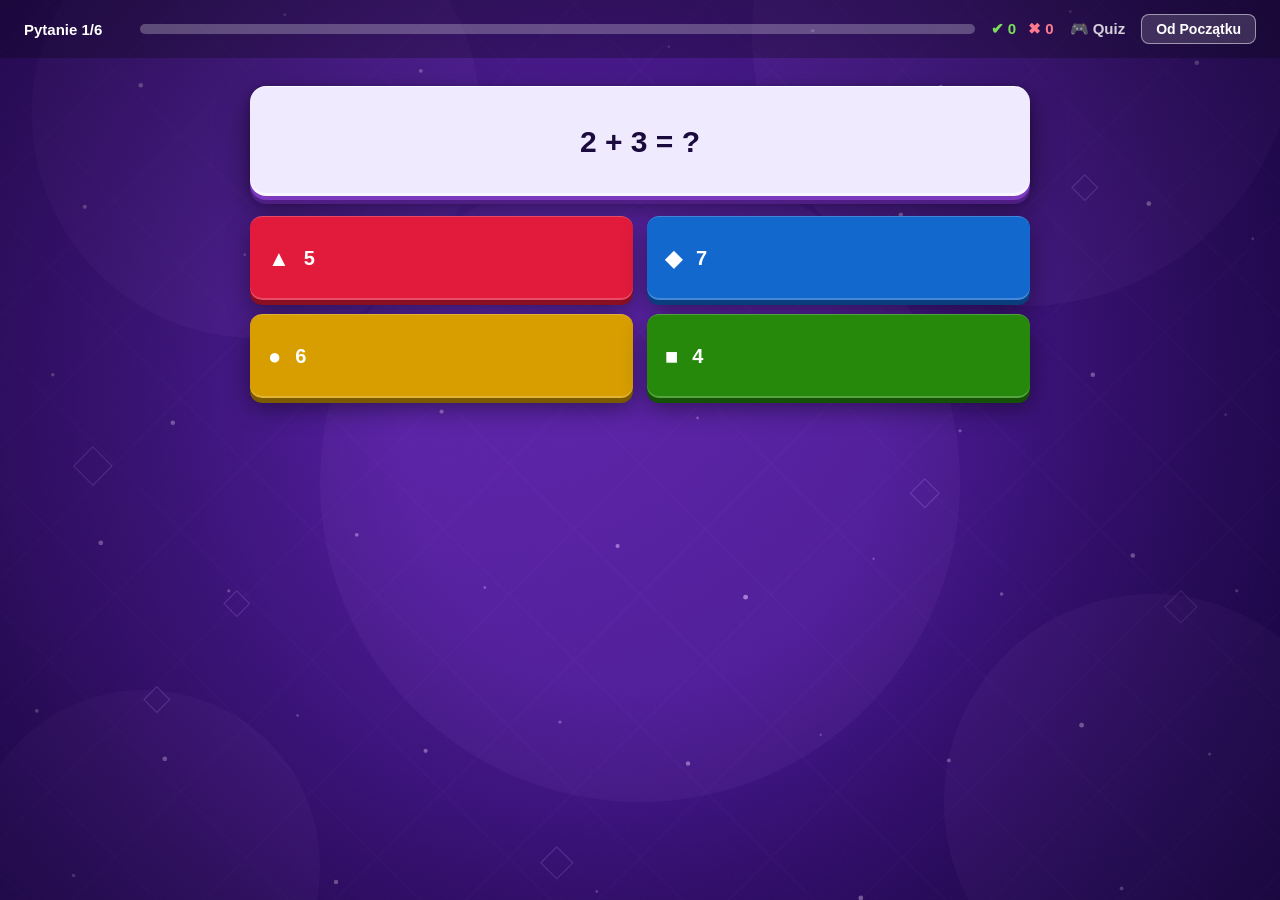
<file: index.html>
<!DOCTYPE html>
<html lang="pl">
<head>
  <meta charset="UTF-8" />
  <meta name="viewport" content="width=device-width, initial-scale=1.0" />
  <title>Quiz matematyczny SCORM 2.0</title>
  <link rel="stylesheet" href="style.css" />
</head>
<body>
  <div class="top-bar">
    <span id="questionCounter">Pytanie 1/5</span>
    <div class="progress-bar">
      <div id="progressFill" class="progress-fill"></div>
    </div>
    <span class="score-counter" title="Poprawne / niepoprawne odpowiedzi">
      <span class="score-ok">✔ <span id="correctCount">0</span></span>
      <span class="score-bad">✖ <span id="wrongCount">0</span></span>
    </span>
    <span class="logo">🎮 Quiz</span>
    <button id="restartBtn" class="restart-btn" type="button">Od Początku</button>
  </div>

  <div class="question-wrap" id="questionWrap">
    <div class="question-card" id="questionCard"></div>
  </div>

  <div class="quiz-image-wrap hidden">
    <img src="math_girl_1.webp" alt="" class="quiz-image" />
  </div>

  <div class="answers-grid" id="answersGrid"></div>

  <div class="bottom-bar hidden" id="bottomBar">
    <button id="nextBtn">Następne pytanie →</button>
  </div>

  <div id="resultScreen" class="result-screen hidden"></div>

  <div id="restoreInfo" class="restore-info hidden"></div>

  <div id="praiseToast" class="praise-toast hidden" role="status" aria-live="polite"></div>

  <div id="restartModal" class="modal-overlay hidden" role="dialog" aria-modal="true" aria-labelledby="restartTitle">
    <div class="modal-box">
      <h2 id="restartTitle" class="neutral">Zacząć od początku?</h2>
      <p class="modal-question">Dotychczasowe odpowiedzi i wynik zostaną usunięte.</p>
      <div class="modal-actions">
        <button id="restartCancelBtn" class="secondary" type="button">Anuluj</button>
        <button id="restartConfirmBtn" type="button">Tak, od początku</button>
      </div>
    </div>
  </div>

  <div id="wrongModal" class="modal-overlay hidden" role="dialog" aria-modal="true" aria-labelledby="wrongTitle">
    <div class="modal-box">
      <div class="modal-icon">✖</div>
      <h2 id="wrongTitle">Odpowiedź błędna</h2>
      <p class="modal-question" id="wrongQuestion"></p>
      <p class="modal-label">Poprawna odpowiedź:</p>
      <div class="modal-answer" id="wrongCorrectAnswer"></div>
      <button id="wrongContinueBtn">Dalej →</button>
    </div>
  </div>

  <script src="scorm.js"></script>
  <script src="quiz.js"></script>
</body>
</html>
</file>
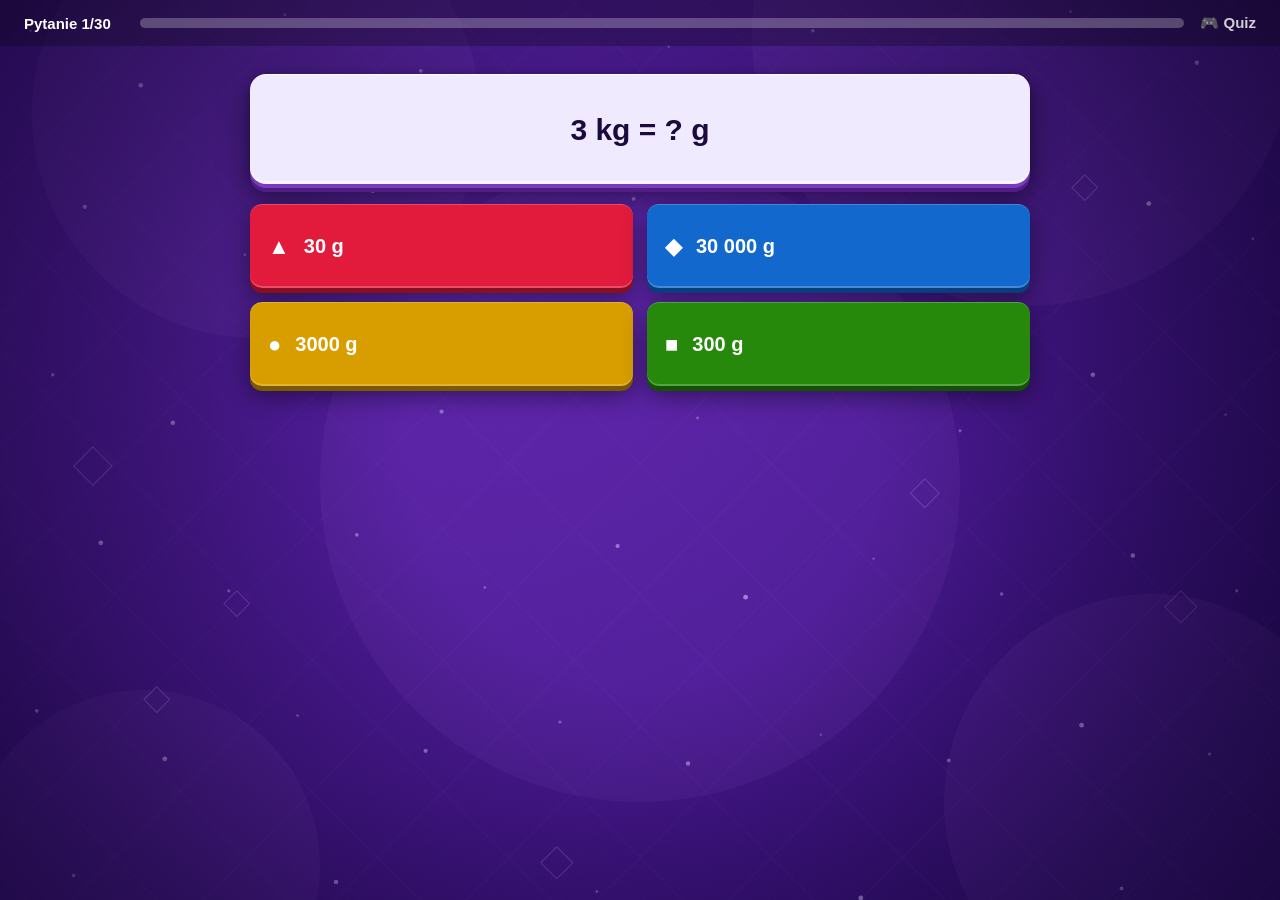
<file: miary-quiz.html>
<!DOCTYPE html>
<html lang="pl">
<head>
  <meta charset="UTF-8" />
  <meta name="viewport" content="width=device-width, initial-scale=1.0" />
  <title>Quiz – przeliczanie miar wagi i długości</title>
  <style>
* {
  box-sizing: border-box;
  margin: 0;
  padding: 0;
}

body {
  font-family: 'Segoe UI', Arial, sans-serif;
  background-color: #46178f;
  background-image: url("[data-uri]");
  background-size: cover;
  background-position: center;
  background-attachment: fixed;
  min-height: 100vh;
  display: flex;
  flex-direction: column;
  color: white;
}

/* ── Top bar ── */
.top-bar {
  display: flex;
  align-items: center;
  gap: 16px;
  padding: 14px 24px;
  background: rgba(0, 0, 0, 0.25);
}

#questionCounter {
  font-size: 15px;
  font-weight: bold;
  white-space: nowrap;
  min-width: 100px;
}

.logo {
  font-size: 15px;
  font-weight: bold;
  white-space: nowrap;
  opacity: 0.8;
}

.progress-bar {
  flex: 1;
  height: 10px;
  background: rgba(255, 255, 255, 0.25);
  border-radius: 999px;
  overflow: hidden;
}

.progress-fill {
  height: 100%;
  width: 0;
  background: white;
  transition: width 0.4s ease;
}

/* ── Question card ── */
.question-wrap {
  display: flex;
  justify-content: center;
  padding: 28px 20px 20px;
}

.question-card {
  background: #f0eaff;
  color: #1a0a3d;
  border-radius: 16px;
  padding: 28px 40px;
  max-width: 780px;
  width: 100%;
  text-align: center;
  font-size: 30px;
  font-weight: bold;
  min-height: 110px;
  display: flex;
  align-items: center;
  justify-content: center;
  line-height: 1.3;
  /* Top highlight + deep drop shadow = 3D look */
  box-shadow:
    0 -3px 0 rgba(255, 255, 255, 0.6) inset,
    0  4px 0 #7c3abf,
    0  8px 0 #4f1f85,
    0 14px 30px rgba(0, 0, 0, 0.5),
    0  2px 8px  rgba(0, 0, 0, 0.25);
  border-top: 1.5px solid rgba(255, 255, 255, 0.85);
}

/* ── Quiz image ── */
.quiz-image-wrap {
  display: flex;
  justify-content: center;
  padding: 0 20px 14px;
}

.quiz-image {
  width: 100%;
  max-width: 780px;
  height: 400px;
  object-fit: cover;
  object-position: center 20%;
  border-radius: 14px;
  box-shadow:
    0 -2px 0 rgba(255, 255, 255, 0.12) inset,
    0  5px 0 #340d6b,
    0 10px 28px rgba(0, 0, 0, 0.5);
  display: block;
}

/* ── Answer grid ── */
.answers-grid {
  display: grid;
  grid-template-columns: 1fr 1fr;
  gap: 14px;
  padding: 0 20px 20px;
  max-width: 820px;
  margin: 0 auto;
  width: 100%;
}

.answer-btn {
  border: none;
  border-radius: 12px;
  padding: 20px 18px;
  font-size: 20px;
  font-weight: bold;
  color: white;
  cursor: pointer;
  display: flex;
  align-items: center;
  gap: 14px;
  transition: transform 0.1s ease, box-shadow 0.1s ease, filter 0.15s ease;
  min-height: 84px;
  text-align: left;
  /* Top highlight + coloured bottom edge + drop shadow = 3D */
  box-shadow:
    0 -2px 0 rgba(255, 255, 255, 0.22) inset,
    0  5px 0 var(--btn-shadow),
    0 10px 24px rgba(0, 0, 0, 0.45);
  border-top: 1.5px solid rgba(255, 255, 255, 0.2);
  position: relative;
  top: 0;
}

.answer-btn:hover:not(:disabled) {
  filter: brightness(1.1);
  transform: translateY(-2px);
  box-shadow:
    0 -2px 0 rgba(255, 255, 255, 0.22) inset,
    0  7px 0 var(--btn-shadow),
    0 14px 28px rgba(0, 0, 0, 0.5);
}

.answer-btn:disabled {
  cursor: default;
}

.answer-btn .shape {
  font-size: 22px;
  flex-shrink: 0;
  line-height: 1;
}

.answer-btn.a { background: #e21b3c; --btn-shadow: #8b0f22; }
.answer-btn.b { background: #1368ce; --btn-shadow: #0a3e7e; }
.answer-btn.c { background: #d89e00; --btn-shadow: #7a5900; }
.answer-btn.d { background: #26890c; --btn-shadow: #145005; }

/* Zaznaczony (przed zatwierdzeniem) */
.answer-btn.selected {
  outline: 4px solid white;
  filter: brightness(1.18);
  transform: translateY(-3px);
  box-shadow:
    0 -2px 0 rgba(255, 255, 255, 0.22) inset,
    0  8px 0 var(--btn-shadow),
    0 16px 30px rgba(0, 0, 0, 0.55);
}

/* Feedback states */
.answer-btn.correct {
  outline: 4px solid white;
  filter: brightness(1.15);
  animation: pop 0.35s ease;
}

.answer-btn.reveal-correct {
  outline: 4px solid white;
  filter: brightness(1.15);
}

.answer-btn.incorrect {
  filter: brightness(0.38);
}

@keyframes pop {
  0%   { transform: scale(1); }
  50%  { transform: scale(1.06); }
  100% { transform: scale(1); }
}

/* ── Next button ── */
.bottom-bar {
  text-align: center;
  padding: 4px 20px 28px;
}

.bottom-bar button {
  background: white;
  color: #46178f;
  border: none;
  border-radius: 12px;
  padding: 14px 40px;
  font-size: 18px;
  font-weight: bold;
  cursor: pointer;
  transition: transform 0.1s ease, box-shadow 0.15s ease;
  box-shadow: 0 4px 16px rgba(0, 0, 0, 0.25);
}

.bottom-bar button:hover {
  transform: scale(1.04);
  box-shadow: 0 6px 20px rgba(0, 0, 0, 0.3);
}

/* ── Result screen ── */
.result-screen {
  position: fixed;
  inset: 0;
  background-color: #46178f;
  background-image: url("[data-uri]");
  background-size: cover;
  background-position: center;
  display: flex;
  flex-direction: column;
  align-items: center;
  justify-content: center;
  text-align: center;
  padding: 32px;
}

.result-screen .trophy {
  font-size: 88px;
  margin-bottom: 16px;
  animation: pop 0.5s ease;
}

.result-screen h2 {
  font-size: 42px;
  font-weight: bold;
  margin-bottom: 8px;
}

.result-screen .score-big {
  font-size: 72px;
  font-weight: bold;
  margin: 12px 0;
  line-height: 1;
}

.result-screen p {
  font-size: 20px;
  opacity: 0.85;
  margin-bottom: 6px;
}

.status-badge {
  display: inline-block;
  margin-top: 20px;
  padding: 10px 32px;
  border-radius: 999px;
  font-size: 22px;
  font-weight: bold;
  letter-spacing: 1px;
}

.status-badge.passed { background: #26890c; }
.status-badge.failed { background: #e21b3c; }

/* ── Restore toast ── */
.restore-info {
  position: fixed;
  bottom: 20px;
  left: 50%;
  transform: translateX(-50%);
  background: rgba(0, 0, 0, 0.65);
  color: white;
  padding: 10px 22px;
  border-radius: 10px;
  font-size: 14px;
  white-space: nowrap;
  backdrop-filter: blur(4px);
}

.hidden {
  display: none !important;
}

/* ════════════════════════════════════
   MARIO SUCCESS  (score = 100%)
════════════════════════════════════ */
.result-screen.mario-success {
  background-color: #1b1b8e;
  overflow: hidden;
}

.level-clear-text {
  font-family: 'Courier New', monospace;
  font-weight: 900;
  font-size: 30px;
  color: #FFD700;
  letter-spacing: 4px;
  text-shadow: 3px 3px 0 #8B4513;
  animation: level-bounce 0.45s ease-in-out infinite alternate;
  margin-bottom: 4px;
  z-index: 1;
}

@keyframes level-bounce {
  from { transform: translateY(0) scale(1); }
  to   { transform: translateY(-12px) scale(1.07); }
}

.mario-hero {
  font-size: 80px;
  display: block;
  animation: mario-jump-anim 0.42s ease-in-out infinite alternate;
  z-index: 1;
  margin: 4px 0;
}

@keyframes mario-jump-anim {
  from { transform: translateY(0); }
  to   { transform: translateY(-22px); }
}

.score-big.golden {
  color: #FFD700;
  text-shadow: 3px 3px 0 #8B4513;
  font-family: 'Courier New', monospace;
  z-index: 1;
}

/* Coin flying up */
.coin-particle {
  position: absolute;
  font-size: 28px;
  pointer-events: none;
  animation: coin-fly linear forwards;
}

@keyframes coin-fly {
  0%   { transform: translateY(0)      rotate(0deg);   opacity: 1; }
  65%  { opacity: 1; }
  100% { transform: translateY(-480px) rotate(540deg); opacity: 0; }
}

/* Firework dots */
.firework-dot {
  position: absolute;
  width: 10px;
  height: 10px;
  border-radius: 50%;
  pointer-events: none;
  transition: transform 0.75s ease-out, opacity 0.75s ease-out;
}

/* ════════════════════════════════════
   MARIO FAILURE  (score ≤ 20%)
════════════════════════════════════ */
.result-screen.mario-failure {
  background-color: #000;
  animation: screen-to-black 0.7s ease forwards;
}

@keyframes screen-to-black {
  from { background-color: #46178f; }
  to   { background-color: #000; }
}

.mario-death-char {
  font-size: 72px;
  display: block;
  animation: mario-die 2.6s ease forwards;
}

@keyframes mario-die {
  0%   { transform: translateY(0)     rotate(0deg);   opacity: 1; }
  22%  { transform: translateY(-90px) rotate(0deg);   opacity: 1; }
  100% { transform: translateY(520px) rotate(180deg); opacity: 0.05; }
}

.game-over-text {
  font-family: 'Courier New', monospace;
  font-weight: 900;
  font-size: 56px;
  color: #ff1a1a;
  letter-spacing: 5px;
  text-shadow: 4px 4px 0 #800000;
  animation: game-over-appear 0.6s cubic-bezier(0.34,1.56,0.64,1) 1.9s both;
}

@keyframes game-over-appear {
  from { opacity: 0; transform: scale(0.2); }
  to   { opacity: 1; transform: scale(1); }
}

.game-over-sub {
  animation: game-over-appear 0.6s ease 2.4s both;
  display: flex;
  flex-direction: column;
  align-items: center;
}

</style>
</head>
<body>
  <div class="top-bar">
    <span id="questionCounter">Pytanie 1/5</span>
    <div class="progress-bar">
      <div id="progressFill" class="progress-fill"></div>
    </div>
    <span class="logo">🎮 Quiz</span>
  </div>

  <div class="question-wrap" id="questionWrap">
    <div class="question-card" id="questionCard"></div>
  </div>

  <div class="quiz-image-wrap hidden">
    <img alt="" class="quiz-image" />
  </div>

  <div class="answers-grid" id="answersGrid"></div>

  <div class="bottom-bar hidden" id="bottomBar">
    <button id="nextBtn">Następne pytanie →</button>
  </div>

  <div id="resultScreen" class="result-screen hidden"></div>

  <div id="restoreInfo" class="restore-info hidden"></div>

  <script>
window.QUIZ_DATA = {
  "title": "Quiz – przeliczanie miar wagi i długości",
  "passScore": 80,
  "questions": [
    { "id":  1, "question": "3 kg = ? g",                 "options": ["30 g", "300 g", "3000 g", "30 000 g"],          "correct": 2 },
    { "id":  2, "question": "5 dag = ? g",                "options": ["5 g", "50 g", "500 g", "0,5 g"],                "correct": 1 },
    { "id":  3, "question": "2 t = ? kg",                 "options": ["20 kg", "200 kg", "2000 kg", "20 000 kg"],      "correct": 2 },
    { "id":  4, "question": "400 g = ? dag",              "options": ["4 dag", "40 dag", "400 dag", "0,4 dag"],        "correct": 1 },
    { "id":  5, "question": "7 kg = ? dag",               "options": ["7 dag", "70 dag", "700 dag", "7000 dag"],       "correct": 2 },
    { "id":  6, "question": "6000 kg = ? t",              "options": ["60 t", "600 t", "0,6 t", "6 t"],                "correct": 3 },
    { "id":  7, "question": "2500 g = ? kg",              "options": ["25 kg", "0,25 kg", "250 kg", "2,5 kg"],         "correct": 3 },
    { "id":  8, "question": "1 kg 50 g = ? g",            "options": ["1500 g", "1050 g", "150 g", "10 050 g"],        "correct": 1 },
    { "id":  9, "question": "30 dag = ? g",               "options": ["300 g", "3 g", "30 g", "3000 g"],               "correct": 0 },
    { "id": 10, "question": "0,5 t = ? kg",               "options": ["5 kg", "50 kg", "500 kg", "5000 kg"],           "correct": 2 },
    { "id": 11, "question": "Która masa jest największa?", "options": ["1500 g", "2 kg", "120 dag", "1 kg 600 g"],      "correct": 1 },
    { "id": 12, "question": "3 kg 20 dag = ? dag",        "options": ["3020 dag", "32 dag", "302 dag", "320 dag"],     "correct": 3 },
    { "id": 13, "question": "4500 kg = ?",                "options": ["45 t", "4 t 50 kg", "4 t 500 kg", "450 t"],     "correct": 2 },
    { "id": 14, "question": "250 g = ? kg",               "options": ["2,5 kg", "0,25 kg", "0,025 kg", "25 kg"],       "correct": 1 },
    { "id": 15, "question": "8 dag + 20 g = ? g",         "options": ["28 g", "82 g", "280 g", "100 g"],               "correct": 3 },

    { "id": 16, "question": "4 m = ? cm",                 "options": ["40 cm", "400 cm", "4000 cm", "44 cm"],          "correct": 1 },
    { "id": 17, "question": "3 km = ? m",                 "options": ["30 m", "300 m", "3000 m", "30 000 m"],          "correct": 2 },
    { "id": 18, "question": "70 mm = ? cm",               "options": ["7 cm", "70 cm", "0,7 cm", "700 cm"],            "correct": 0 },
    { "id": 19, "question": "5 dm = ? cm",                "options": ["5 cm", "500 cm", "0,5 cm", "50 cm"],            "correct": 3 },
    { "id": 20, "question": "2 m = ? mm",                 "options": ["20 mm", "200 mm", "2000 mm", "20 000 mm"],      "correct": 2 },
    { "id": 21, "question": "600 cm = ? m",               "options": ["60 m", "6 m", "0,6 m", "600 m"],                "correct": 1 },
    { "id": 22, "question": "8000 m = ? km",              "options": ["80 km", "800 km", "0,8 km", "8 km"],            "correct": 3 },
    { "id": 23, "question": "35 cm = ? mm",               "options": ["3,5 mm", "350 mm", "35 mm", "3500 mm"],         "correct": 1 },
    { "id": 24, "question": "2 m 5 cm = ? cm",            "options": ["25 cm", "250 cm", "205 cm", "2005 cm"],         "correct": 2 },
    { "id": 25, "question": "1500 m = ? km",              "options": ["15 km", "1,5 km", "0,15 km", "150 km"],         "correct": 1 },
    { "id": 26, "question": "9 dm = ? m",                 "options": ["0,9 m", "9 m", "90 m", "0,09 m"],               "correct": 0 },
    { "id": 27, "question": "Która długość jest największa?", "options": ["1 m 5 cm", "120 cm", "11 dm", "1150 mm"],   "correct": 1 },
    { "id": 28, "question": "3 km 250 m = ? m",           "options": ["3025 m", "325 m", "3250 m", "32 500 m"],        "correct": 2 },
    { "id": 29, "question": "450 mm = ? dm",              "options": ["45 dm", "0,45 dm", "450 dm", "4,5 dm"],         "correct": 3 },
    { "id": 30, "question": "1 km = ? cm",                "options": ["1000 cm", "10 000 cm", "100 000 cm", "1 000 000 cm"], "correct": 2 }
  ]
};

</script>
  <script>
const SCORM = {
  api: null,
  initialized: false,

  findAPI(win) {
    let tries = 0;
    while ((win.API == null) && (win.parent != null) && (win.parent != win)) {
      tries++;
      if (tries > 20) break;
      win = win.parent;
    }
    return win.API;
  },

  getAPI() {
    if (this.api) return this.api;
    this.api = this.findAPI(window);

    if (!this.api && window.opener) {
      this.api = this.findAPI(window.opener);
    }

    return this.api;
  },

  init() {
    const api = this.getAPI();
    if (!api) {
      console.warn("SCORM API not found. Running in standalone mode.");
      return false;
    }

    const result = api.LMSInitialize("");
    this.initialized = (result === "true");
    return this.initialized;
  },

  finish() {
    if (!this.initialized) return false;
    const result = this.api.LMSFinish("");
    return result === "true";
  },

  getValue(element) {
    if (!this.initialized) return "";
    return this.api.LMSGetValue(element);
  },

  setValue(element, value) {
    if (!this.initialized) return false;
    const result = this.api.LMSSetValue(element, value);
    return result === "true";
  },

  save() {
    if (!this.initialized) return false;
    const result = this.api.LMSCommit("");
    return result === "true";
  },

  getLastError() {
    if (!this.api) return "0";
    return this.api.LMSGetLastError();
  },

  getErrorString(errorCode) {
    if (!this.api) return "";
    return this.api.LMSGetErrorString(errorCode);
  },

  getDiagnostic(errorCode) {
    if (!this.api) return "";
    return this.api.LMSGetDiagnostic(errorCode);
  }
};

</script>
  <script>
let QUIZ = [];
let PASS_SCORE = 80;

function loadQuizData() {
  const params = new URLSearchParams(window.location.search);
  const file = params.get("quiz") || "questions.js";

  function applyData(data) {
    if (!data || !Array.isArray(data.questions) || data.questions.length === 0) {
      throw new Error("Plik nie zawiera poprawnych pytań: " + file);
    }
    QUIZ = data.questions;
    PASS_SCORE = data.passScore ?? 80;
    if (data.title) document.title = data.title;
    applyQuizImage(data.images);
  }

  // Wersja samodzielna: dane są już osadzone w pliku
  if (window.QUIZ_DATA) {
    try { applyData(window.QUIZ_DATA); return Promise.resolve(); }
    catch (e) { return Promise.reject(e); }
  }

  if (file.endsWith(".json")) {
    // JSON — wymaga http:// (nie działa z file://)
    return fetch(file)
      .then(r => { if (!r.ok) throw new Error("Nie można załadować: " + file); return r.json(); })
      .then(applyData);
  }

  // JS — wstrzyknięcie <script>, działa też z file://
  return new Promise((resolve, reject) => {
    const script = document.createElement("script");
    script.src = file;
    script.onload = () => {
      try { applyData(window.QUIZ_DATA); resolve(); }
      catch (e) { reject(e); }
    };
    script.onerror = () => reject(new Error("Nie można załadować pliku: " + file));
    document.head.appendChild(script);
  });
}
const SHAPES = ["▲", "◆", "●", "■"];
const LABELS = ["a", "b", "c", "d"];

let pendingAnswer = null; // wybrana ale jeszcze niezatwierdzona odpowiedź

let quizImages = [];
let lastImage  = null;

function applyQuizImage(images) {
  const wrap = document.querySelector(".quiz-image-wrap");
  if (Array.isArray(images) && images.length > 0) {
    quizImages = images;
    wrap.classList.remove("hidden");
  } else {
    quizImages = [];
    wrap.classList.add("hidden");
  }
}

function randomizeImage() {
  if (quizImages.length === 0) return;
  const pool = quizImages.length > 1 ? quizImages.filter(i => i !== lastImage) : quizImages;
  const picked = pool[Math.floor(Math.random() * pool.length)];
  lastImage = picked;
  document.querySelector(".quiz-image").src = picked;
}

function defaultState() {
  return {
    answers: {},
    shuffles: {},   // question id → shuffled original-index array
    currentIndex: 0,
    submitted: false,
    score: null,
    passed: null,
    timestamp: null
  };
}

// Returns array where shuffle[displayPos] = originalIndex
function getShuffledOptions(q) {
  if (!state.shuffles[q.id]) {
    const indices = q.options.map((_, i) => i);
    for (let i = indices.length - 1; i > 0; i--) {
      const j = Math.floor(Math.random() * (i + 1));
      [indices[i], indices[j]] = [indices[j], indices[i]];
    }
    state.shuffles[q.id] = indices;
  }
  return state.shuffles[q.id];
}

let state = defaultState();

function safeParseSuspendData(raw) {
  if (!raw || raw === "null" || raw === "undefined") return null;
  try {
    const parsed = JSON.parse(raw);
    if (parsed && typeof parsed === "object") return parsed;
  } catch (e) {
    console.warn("Cannot parse suspend_data:", e);
  }
  return null;
}

function loadStateFromSCORM() {
  const raw = SCORM.getValue("cmi.suspend_data");
  const saved = safeParseSuspendData(raw);

  if (saved) {
    state = { ...defaultState(), ...saved, answers: saved.answers || {} };

    if (!state.submitted) {
      // Find first unanswered question to resume from
      let firstUnanswered = QUIZ.length;
      for (let i = 0; i < QUIZ.length; i++) {
        if (state.answers[QUIZ[i].id] === undefined) {
          firstUnanswered = i;
          break;
        }
      }
      state.currentIndex = firstUnanswered;
    }

    showRestoreInfo("Przywrócono zapisany postęp.");
  }

  const lessonStatus = SCORM.getValue("cmi.core.lesson_status");
  if (!lessonStatus || lessonStatus === "not attempted") {
    SCORM.setValue("cmi.core.lesson_status", "incomplete");
    SCORM.save();
  }
}

function saveStateToSCORM() {
  state.timestamp = new Date().toISOString();
  SCORM.setValue("cmi.suspend_data", JSON.stringify(state));
  SCORM.setValue("cmi.core.lesson_location", String(state.currentIndex));
  SCORM.save();
}

function updateTopBar() {
  const total = QUIZ.length;
  const current = Math.min(state.currentIndex + 1, total);
  document.getElementById("questionCounter").textContent =
    "Pytanie " + current + "/" + total;
  document.getElementById("progressFill").style.width =
    Math.round((state.currentIndex / total) * 100) + "%";
}

function renderCurrentQuestion() {
  randomizeImage();
  const q = QUIZ[state.currentIndex];
  const alreadyAnswered = state.answers[q.id] !== undefined;

  document.getElementById("questionCard").textContent = q.question;
  updateTopBar();

  const grid = document.getElementById("answersGrid");
  grid.innerHTML = "";

  const shuffle = getShuffledOptions(q);   // shuffle[displayPos] = originalIndex

  shuffle.forEach((origIdx, displayPos) => {
    const btn = document.createElement("button");
    btn.className = "answer-btn " + LABELS[displayPos];

    const shape = document.createElement("span");
    shape.className = "shape";
    shape.textContent = SHAPES[displayPos];

    const text = document.createElement("span");
    text.textContent = q.options[origIdx];

    btn.appendChild(shape);
    btn.appendChild(text);

    if (alreadyAnswered) {
      btn.disabled = true;
      if (origIdx === q.correct) {
        btn.classList.add("reveal-correct");
      } else if (state.answers[q.id] === origIdx) {
        btn.classList.add("incorrect");
      }
    } else {
      btn.addEventListener("click", () => onAnswerClick(origIdx));
    }

    grid.appendChild(btn);
  });

  const bottomBar = document.getElementById("bottomBar");
  if (alreadyAnswered) {
    bottomBar.classList.remove("hidden");
    updateNextButton();
  } else {
    bottomBar.classList.add("hidden");
  }
}

function onAnswerClick(origIdx) {
  pendingAnswer = origIdx;

  const q = QUIZ[state.currentIndex];
  const shuffle = state.shuffles[q.id];
  document.querySelectorAll(".answer-btn").forEach((btn, displayPos) => {
    btn.classList.toggle("selected", shuffle[displayPos] === origIdx);
  });

  document.getElementById("bottomBar").classList.remove("hidden");
  updateNextButton();
}

function updateNextButton() {
  const isLast = state.currentIndex === QUIZ.length - 1;
  document.getElementById("nextBtn").textContent =
    isLast ? "Zobacz wynik →" : "Następne pytanie →";
}

function onNext() {
  if (pendingAnswer !== null) {
    // Zatwierdź odpowiedź i pokaż feedback
    const q = QUIZ[state.currentIndex];
    state.answers[q.id] = pendingAnswer;
    saveStateToSCORM();

    const selected = pendingAnswer;
    pendingAnswer = null;

    const shuffle = state.shuffles[q.id];
    document.querySelectorAll(".answer-btn").forEach((btn, displayPos) => {
      const origIdx = shuffle[displayPos];
      btn.disabled = true;
      btn.classList.remove("selected");
      if (origIdx === q.correct) {
        btn.classList.add(selected === origIdx ? "correct" : "reveal-correct");
      } else if (origIdx === selected) {
        btn.classList.add("incorrect");
      }
    });

    document.getElementById("bottomBar").classList.add("hidden");
    setTimeout(advance, 1200);
    return;
  }

  advance();
}

function advance() {
  state.currentIndex++;
  if (state.currentIndex >= QUIZ.length) {
    calculateResult();
  } else {
    renderCurrentQuestion();
  }
}

function calculateResult() {
  let correctCount = 0;
  QUIZ.forEach(q => {
    if (state.answers[q.id] === q.correct) correctCount++;
  });

  const score = Math.round((correctCount / QUIZ.length) * 100);
  const passed = score >= PASS_SCORE;

  state.submitted = true;
  state.score = score;
  state.passed = passed;

  SCORM.setValue("cmi.core.score.min", "0");
  SCORM.setValue("cmi.core.score.max", "100");
  SCORM.setValue("cmi.core.score.raw", String(score));
  SCORM.setValue("cmi.core.lesson_status", passed ? "passed" : "failed");
  saveStateToSCORM();

  showFinalResult();
}

function showFinalResult() {
  const correctCount = QUIZ.filter(q => state.answers[q.id] === q.correct).length;

  document.getElementById("questionWrap").classList.add("hidden");
  document.getElementById("answersGrid").classList.add("hidden");
  document.getElementById("bottomBar").classList.add("hidden");
  document.getElementById("questionCounter").textContent = "Quiz zakończony";
  document.getElementById("progressFill").style.width = "100%";

  const screen = document.getElementById("resultScreen");
  screen.classList.remove("hidden");

  if (state.score === 100) {
    showMarioSuccess(screen, correctCount);
  } else if (state.score <= 20) {
    showMarioFailure(screen, correctCount);
  } else {
    screen.innerHTML = `
      <div class="trophy">${state.passed ? "🏆" : "📚"}</div>
      <h2>${state.passed ? "Brawo!" : "Nie tym razem"}</h2>
      <div class="score-big">${state.score}%</div>
      <p>Poprawne odpowiedzi: ${correctCount} / ${QUIZ.length}</p>
      <span class="status-badge ${state.passed ? "passed" : "failed"}">
        ${state.passed ? "ZALICZONO" : "NIEZALICZONE"}
      </span>
    `;
  }
}

function showMarioSuccess(screen, correctCount) {
  screen.classList.add("mario-success");
  screen.innerHTML = `
    <div class="level-clear-text">✨ LEVEL CLEAR! ✨</div>
    <div class="mario-hero">🍄</div>
    <div class="score-big golden">100%</div>
    <p>Wszystkie odpowiedzi poprawne! ${correctCount}/${QUIZ.length}</p>
    <span class="status-badge passed" style="margin-top:20px">ZALICZONO</span>
  `;

  // Coins flying up continuously
  let coinWave = 0;
  const coinInterval = setInterval(() => {
    for (let i = 0; i < 4; i++) {
      const coin = document.createElement("div");
      coin.className = "coin-particle";
      coin.textContent = "🪙";
      coin.style.left = (4 + Math.random() * 92) + "%";
      coin.style.bottom = "-10px";
      coin.style.animationDuration = (0.8 + Math.random() * 0.65) + "s";
      coin.style.animationDelay = (Math.random() * 0.15) + "s";
      screen.appendChild(coin);
      setTimeout(() => coin.remove(), 1700);
    }
    if (++coinWave > 24) clearInterval(coinInterval);
  }, 160);

  // Fireworks bursting at random positions
  const fwColors = ["#FFD700", "#FF69B4", "#00FFFF", "#FF4500", "#7FFF00", "#FF1493", "#fff"];
  let fwWave = 0;
  const fwInterval = setInterval(() => {
    const cx = 10 + Math.random() * 80;
    const cy = 8  + Math.random() * 65;
    for (let i = 0; i < 14; i++) {
      const dot = document.createElement("div");
      dot.className = "firework-dot";
      dot.style.left = cx + "%";
      dot.style.top  = cy + "%";
      dot.style.background = fwColors[Math.floor(Math.random() * fwColors.length)];
      screen.appendChild(dot);
      const angle = (i / 14) * 2 * Math.PI;
      const dist  = 55 + Math.random() * 65;
      const dx = Math.cos(angle) * dist;
      const dy = Math.sin(angle) * dist;
      // double rAF so transition fires after element is in DOM
      requestAnimationFrame(() => requestAnimationFrame(() => {
        dot.style.transform = `translate(${dx}px, ${dy}px) scale(0)`;
        dot.style.opacity   = "0";
      }));
      setTimeout(() => dot.remove(), 850);
    }
    if (++fwWave > 14) clearInterval(fwInterval);
  }, 380);
}

function showMarioFailure(screen, correctCount) {
  screen.classList.add("mario-failure");
  screen.innerHTML = `
    <div class="mario-death-char">💀</div>
    <div class="game-over-text">GAME OVER</div>
    <div class="game-over-sub">
      <div class="score-big" style="color:#ff4444;margin-top:16px">${state.score}%</div>
      <p style="margin-top:10px">Poprawne odpowiedzi: ${correctCount} / ${QUIZ.length}</p>
      <span class="status-badge failed" style="margin-top:20px">NIEZALICZONE</span>
    </div>
  `;
}

function showRestoreInfo(message) {
  const el = document.getElementById("restoreInfo");
  el.textContent = message;
  el.classList.remove("hidden");
  setTimeout(() => el.classList.add("hidden"), 3000);
}

window.onload = async function () {
  SCORM.init();

  try {
    await loadQuizData();
  } catch (e) {
    document.body.innerHTML =
      `<div style="color:white;font-family:sans-serif;padding:40px;text-align:center">
         <h2>Błąd ładowania quizu</h2>
         <p>${e.message}</p>
         <p style="opacity:.6;font-size:14px">Sprawdź parametr <code>?quiz=</code> w adresie URL.</p>
       </div>`;
    return;
  }

  loadStateFromSCORM();

  if (state.submitted) {
    showFinalResult();
  } else if (state.currentIndex >= QUIZ.length) {
    calculateResult();
  } else {
    renderCurrentQuestion();
  }

  document.getElementById("nextBtn").addEventListener("click", onNext);
};

window.onbeforeunload = function () {
  saveStateToSCORM();
  SCORM.finish();
};

</script>
</body>
</html>
</file>
<file: style.css>
* {
  box-sizing: border-box;
  margin: 0;
  padding: 0;
}

body {
  font-family: 'Segoe UI', Arial, sans-serif;
  background-color: #46178f;
  background-image: url('bg-texture.svg');
  background-size: cover;
  background-position: center;
  background-attachment: fixed;
  min-height: 100vh;
  display: flex;
  flex-direction: column;
  color: white;
}

/* ── Top bar ── */
.top-bar {
  display: flex;
  align-items: center;
  gap: 16px;
  padding: 14px 24px;
  background: rgba(0, 0, 0, 0.25);
  /* nad ekranem wyniku (position: fixed), żeby "Od Początku" było klikalne */
  position: relative;
  z-index: 10;
}

@media (max-width: 480px) {
  .top-bar { padding: 12px 16px; gap: 10px; }
  .top-bar .logo { display: none; }
}

#questionCounter {
  font-size: 15px;
  font-weight: bold;
  white-space: nowrap;
  min-width: 100px;
}

.logo {
  font-size: 15px;
  font-weight: bold;
  white-space: nowrap;
  opacity: 0.8;
}

.restart-btn {
  flex-shrink: 0;
  background: rgba(255, 255, 255, 0.15);
  color: white;
  border: 1.5px solid rgba(255, 255, 255, 0.5);
  border-radius: 8px;
  padding: 6px 14px;
  font-size: 14px;
  font-weight: bold;
  cursor: pointer;
  white-space: nowrap;
  transition: background 0.15s ease;
}

.restart-btn:hover {
  background: rgba(255, 255, 255, 0.3);
}

.score-counter {
  display: flex;
  gap: 12px;
  font-size: 15px;
  font-weight: bold;
  white-space: nowrap;
  font-variant-numeric: tabular-nums;
}

.score-ok  { color: #7dde5c; }
.score-bad { color: #ff7a8e; }

.progress-bar {
  flex: 1;
  height: 10px;
  background: rgba(255, 255, 255, 0.25);
  border-radius: 999px;
  overflow: hidden;
}

.progress-fill {
  height: 100%;
  width: 0;
  background: white;
  transition: width 0.4s ease;
}

/* ── Question card ── */
.question-wrap {
  display: flex;
  justify-content: center;
  padding: 28px 20px 20px;
}

.question-card {
  background: #f0eaff;
  color: #1a0a3d;
  border-radius: 16px;
  padding: 28px 40px;
  max-width: 780px;
  width: 100%;
  text-align: center;
  font-size: 30px;
  font-weight: bold;
  min-height: 110px;
  display: flex;
  align-items: center;
  justify-content: center;
  line-height: 1.3;
  /* Top highlight + deep drop shadow = 3D look */
  box-shadow:
    0 -3px 0 rgba(255, 255, 255, 0.6) inset,
    0  4px 0 #7c3abf,
    0  8px 0 #4f1f85,
    0 14px 30px rgba(0, 0, 0, 0.5),
    0  2px 8px  rgba(0, 0, 0, 0.25);
  border-top: 1.5px solid rgba(255, 255, 255, 0.85);
}

/* ── Quiz image ── */
.quiz-image-wrap {
  display: flex;
  justify-content: center;
  padding: 0 20px 14px;
}

.quiz-image {
  width: 100%;
  max-width: 780px;
  height: 400px;
  object-fit: cover;
  object-position: center 20%;
  border-radius: 14px;
  box-shadow:
    0 -2px 0 rgba(255, 255, 255, 0.12) inset,
    0  5px 0 #340d6b,
    0 10px 28px rgba(0, 0, 0, 0.5);
  display: block;
}

/* ── Answer grid ── */
.answers-grid {
  display: grid;
  grid-template-columns: 1fr 1fr;
  gap: 14px;
  padding: 0 20px 20px;
  max-width: 820px;
  margin: 0 auto;
  width: 100%;
}

.answer-btn {
  border: none;
  border-radius: 12px;
  padding: 20px 18px;
  font-size: 20px;
  font-weight: bold;
  color: white;
  cursor: pointer;
  display: flex;
  align-items: center;
  gap: 14px;
  transition: transform 0.1s ease, box-shadow 0.1s ease, filter 0.15s ease;
  min-height: 84px;
  text-align: left;
  /* Top highlight + coloured bottom edge + drop shadow = 3D */
  box-shadow:
    0 -2px 0 rgba(255, 255, 255, 0.22) inset,
    0  5px 0 var(--btn-shadow),
    0 10px 24px rgba(0, 0, 0, 0.45);
  border-top: 1.5px solid rgba(255, 255, 255, 0.2);
  position: relative;
  top: 0;
}

.answer-btn:hover:not(:disabled) {
  filter: brightness(1.1);
  transform: translateY(-2px);
  box-shadow:
    0 -2px 0 rgba(255, 255, 255, 0.22) inset,
    0  7px 0 var(--btn-shadow),
    0 14px 28px rgba(0, 0, 0, 0.5);
}

.answer-btn:disabled {
  cursor: default;
}

.answer-btn .shape {
  font-size: 22px;
  flex-shrink: 0;
  line-height: 1;
}

.answer-btn.a { background: #e21b3c; --btn-shadow: #8b0f22; }
.answer-btn.b { background: #1368ce; --btn-shadow: #0a3e7e; }
.answer-btn.c { background: #d89e00; --btn-shadow: #7a5900; }
.answer-btn.d { background: #26890c; --btn-shadow: #145005; }

/* Zaznaczony (przed zatwierdzeniem) */
.answer-btn.selected {
  outline: 4px solid white;
  filter: brightness(1.18);
  transform: translateY(-3px);
  box-shadow:
    0 -2px 0 rgba(255, 255, 255, 0.22) inset,
    0  8px 0 var(--btn-shadow),
    0 16px 30px rgba(0, 0, 0, 0.55);
}

/* Feedback states */
.answer-btn.correct {
  outline: 4px solid white;
  filter: brightness(1.15);
  animation: pop 0.35s ease;
}

.answer-btn.reveal-correct {
  outline: 4px solid white;
  filter: brightness(1.15);
}

.answer-btn.incorrect {
  filter: brightness(0.38);
}

@keyframes pop {
  0%   { transform: scale(1); }
  50%  { transform: scale(1.06); }
  100% { transform: scale(1); }
}

/* ── Next button ── */
.bottom-bar {
  text-align: center;
  padding: 4px 20px 28px;
}

.bottom-bar button {
  background: white;
  color: #46178f;
  border: none;
  border-radius: 12px;
  padding: 14px 40px;
  font-size: 18px;
  font-weight: bold;
  cursor: pointer;
  transition: transform 0.1s ease, box-shadow 0.15s ease;
  box-shadow: 0 4px 16px rgba(0, 0, 0, 0.25);
}

.bottom-bar button:hover {
  transform: scale(1.04);
  box-shadow: 0 6px 20px rgba(0, 0, 0, 0.3);
}

/* ── Result screen ── */
.result-screen {
  position: fixed;
  inset: 0;
  background-color: #46178f;
  background-image: url('bg-texture.svg');
  background-size: cover;
  background-position: center;
  display: flex;
  flex-direction: column;
  align-items: center;
  justify-content: center;
  text-align: center;
  padding: 32px;
}

.result-screen .trophy {
  font-size: 88px;
  margin-bottom: 16px;
  animation: pop 0.5s ease;
}

.result-screen h2 {
  font-size: 42px;
  font-weight: bold;
  margin-bottom: 8px;
}

.result-screen .score-big {
  font-size: 72px;
  font-weight: bold;
  margin: 12px 0;
  line-height: 1;
}

.result-screen p {
  font-size: 20px;
  opacity: 0.85;
  margin-bottom: 6px;
}

/* ── Retry prompt (end of summary) ── */
.retry-prompt {
  margin-top: 28px;
  display: flex;
  flex-direction: column;
  align-items: center;
  gap: 12px;
  z-index: 1;
  animation: retry-appear 0.5s ease both;
}

.result-screen .retry-prompt p {
  font-size: 20px;
  font-weight: bold;
  opacity: 1;
  margin: 0;
}

.retry-actions {
  display: flex;
  flex-wrap: wrap;
  justify-content: center;
  gap: 12px;
}

.retry-actions button {
  background: white;
  color: #46178f;
  border: none;
  border-radius: 12px;
  padding: 12px 32px;
  font-size: 18px;
  font-weight: bold;
  cursor: pointer;
  box-shadow: 0 4px 16px rgba(0, 0, 0, 0.25);
  transition: transform 0.1s ease;
}

.retry-actions button:hover {
  transform: scale(1.04);
}

.retry-actions button.secondary {
  background: transparent;
  color: white;
  box-shadow: inset 0 0 0 2px rgba(255, 255, 255, 0.6);
}

@keyframes retry-appear {
  from { opacity: 0; transform: translateY(10px); }
  to   { opacity: 1; transform: translateY(0); }
}

.status-badge {
  display: inline-block;
  margin-top: 20px;
  padding: 10px 32px;
  border-radius: 999px;
  font-size: 22px;
  font-weight: bold;
  letter-spacing: 1px;
}

.status-badge.passed { background: #26890c; }
.status-badge.failed { background: #e21b3c; }

/* ── Restore toast ── */
.restore-info {
  position: fixed;
  bottom: 20px;
  left: 50%;
  transform: translateX(-50%);
  background: rgba(0, 0, 0, 0.65);
  color: white;
  padding: 10px 22px;
  border-radius: 10px;
  font-size: 14px;
  white-space: nowrap;
  backdrop-filter: blur(4px);
}

/* ── Praise toast (poprawna odpowiedź) ── */
.praise-toast {
  position: fixed;
  left: 50%;
  bottom: 32px;
  transform: translateX(-50%);
  z-index: 20;
  max-width: calc(100% - 32px);
  background: #26890c;
  color: white;
  padding: 14px 28px;
  border-radius: 999px;
  font-size: 20px;
  font-weight: bold;
  text-align: center;
  box-shadow:
    0 -2px 0 rgba(255, 255, 255, 0.22) inset,
    0  4px 0 #145005,
    0 10px 24px rgba(0, 0, 0, 0.45);
  animation: praise-in 0.3s ease;
}

@keyframes praise-in {
  from { opacity: 0; transform: translateX(-50%) translateY(14px); }
  to   { opacity: 1; transform: translateX(-50%) translateY(0); }
}

/* ── Wrong-answer modal ── */
.modal-overlay {
  position: fixed;
  inset: 0;
  z-index: 100;
  background: rgba(0, 0, 0, 0.7);
  display: flex;
  align-items: center;
  justify-content: center;
  padding: 20px;
}

.modal-box {
  background: #f0eaff;
  color: #1a0a3d;
  border-radius: 16px;
  padding: 32px 36px;
  max-width: 480px;
  width: 100%;
  text-align: center;
  box-shadow:
    0 -3px 0 rgba(255, 255, 255, 0.6) inset,
    0  6px 0 #8b0f22,
    0 16px 40px rgba(0, 0, 0, 0.6);
  animation: pop 0.3s ease;
}

.modal-icon {
  width: 56px;
  height: 56px;
  margin: 0 auto 12px;
  border-radius: 50%;
  background: #e21b3c;
  color: white;
  font-size: 28px;
  line-height: 56px;
  font-weight: bold;
}

.modal-box h2 {
  font-size: 28px;
  color: #b3122e;
  margin-bottom: 12px;
}

.modal-question {
  font-size: 20px;
  font-weight: bold;
  margin-bottom: 18px;
}

.modal-label {
  font-size: 14px;
  text-transform: uppercase;
  letter-spacing: 1px;
  opacity: 0.7;
  margin-bottom: 6px;
}

.modal-answer {
  display: inline-block;
  background: #26890c;
  color: white;
  font-size: 26px;
  font-weight: bold;
  padding: 10px 28px;
  border-radius: 12px;
  margin-bottom: 24px;
}

.modal-box button {
  display: block;
  margin: 0 auto;
  background: #46178f;
  color: white;
  border: none;
  border-radius: 12px;
  padding: 14px 40px;
  font-size: 18px;
  font-weight: bold;
  cursor: pointer;
  box-shadow: 0 4px 0 #2a0c5a;
  transition: transform 0.1s ease;
}

.modal-box button:hover {
  transform: translateY(-2px);
}

.modal-box h2.neutral {
  color: #46178f;
}

.modal-actions {
  display: flex;
  flex-wrap: wrap;
  justify-content: center;
  gap: 12px;
}

.modal-actions button {
  margin: 0;
}

.modal-box button.secondary {
  background: transparent;
  color: #46178f;
  box-shadow: inset 0 0 0 2px #46178f;
}

.hidden {
  display: none !important;
}

/* ════════════════════════════════════
   MARIO SUCCESS  (score = 100%)
════════════════════════════════════ */
.result-screen.mario-success {
  background-color: #1b1b8e;
  overflow: hidden;
}

.level-clear-text {
  font-family: 'Courier New', monospace;
  font-weight: 900;
  font-size: 30px;
  color: #FFD700;
  letter-spacing: 4px;
  text-shadow: 3px 3px 0 #8B4513;
  animation: level-bounce 0.45s ease-in-out infinite alternate;
  margin-bottom: 4px;
  z-index: 1;
}

@keyframes level-bounce {
  from { transform: translateY(0) scale(1); }
  to   { transform: translateY(-12px) scale(1.07); }
}

.mario-hero {
  font-size: 80px;
  display: block;
  animation: mario-jump-anim 0.42s ease-in-out infinite alternate;
  z-index: 1;
  margin: 4px 0;
}

@keyframes mario-jump-anim {
  from { transform: translateY(0); }
  to   { transform: translateY(-22px); }
}

.score-big.golden {
  color: #FFD700;
  text-shadow: 3px 3px 0 #8B4513;
  font-family: 'Courier New', monospace;
  z-index: 1;
}

/* Coin flying up */
.coin-particle {
  position: absolute;
  font-size: 28px;
  pointer-events: none;
  animation: coin-fly linear forwards;
}

@keyframes coin-fly {
  0%   { transform: translateY(0)      rotate(0deg);   opacity: 1; }
  65%  { opacity: 1; }
  100% { transform: translateY(-480px) rotate(540deg); opacity: 0; }
}

/* Firework dots */
.firework-dot {
  position: absolute;
  width: 10px;
  height: 10px;
  border-radius: 50%;
  pointer-events: none;
  transition: transform 0.75s ease-out, opacity 0.75s ease-out;
}

/* ════════════════════════════════════
   MARIO FAILURE  (score ≤ 20%)
════════════════════════════════════ */
.result-screen.mario-failure {
  background-color: #000;
  animation: screen-to-black 0.7s ease forwards;
}

@keyframes screen-to-black {
  from { background-color: #46178f; }
  to   { background-color: #000; }
}

.mario-death-char {
  font-size: 72px;
  display: block;
  animation: mario-die 2.6s ease forwards;
}

@keyframes mario-die {
  0%   { transform: translateY(0)     rotate(0deg);   opacity: 1; }
  22%  { transform: translateY(-90px) rotate(0deg);   opacity: 1; }
  100% { transform: translateY(520px) rotate(180deg); opacity: 0.05; }
}

.game-over-text {
  font-family: 'Courier New', monospace;
  font-weight: 900;
  font-size: 56px;
  color: #ff1a1a;
  letter-spacing: 5px;
  text-shadow: 4px 4px 0 #800000;
  animation: game-over-appear 0.6s cubic-bezier(0.34,1.56,0.64,1) 1.9s both;
}

@keyframes game-over-appear {
  from { opacity: 0; transform: scale(0.2); }
  to   { opacity: 1; transform: scale(1); }
}

.game-over-sub {
  animation: game-over-appear 0.6s ease 2.4s both;
  display: flex;
  flex-direction: column;
  align-items: center;
}
</file>
